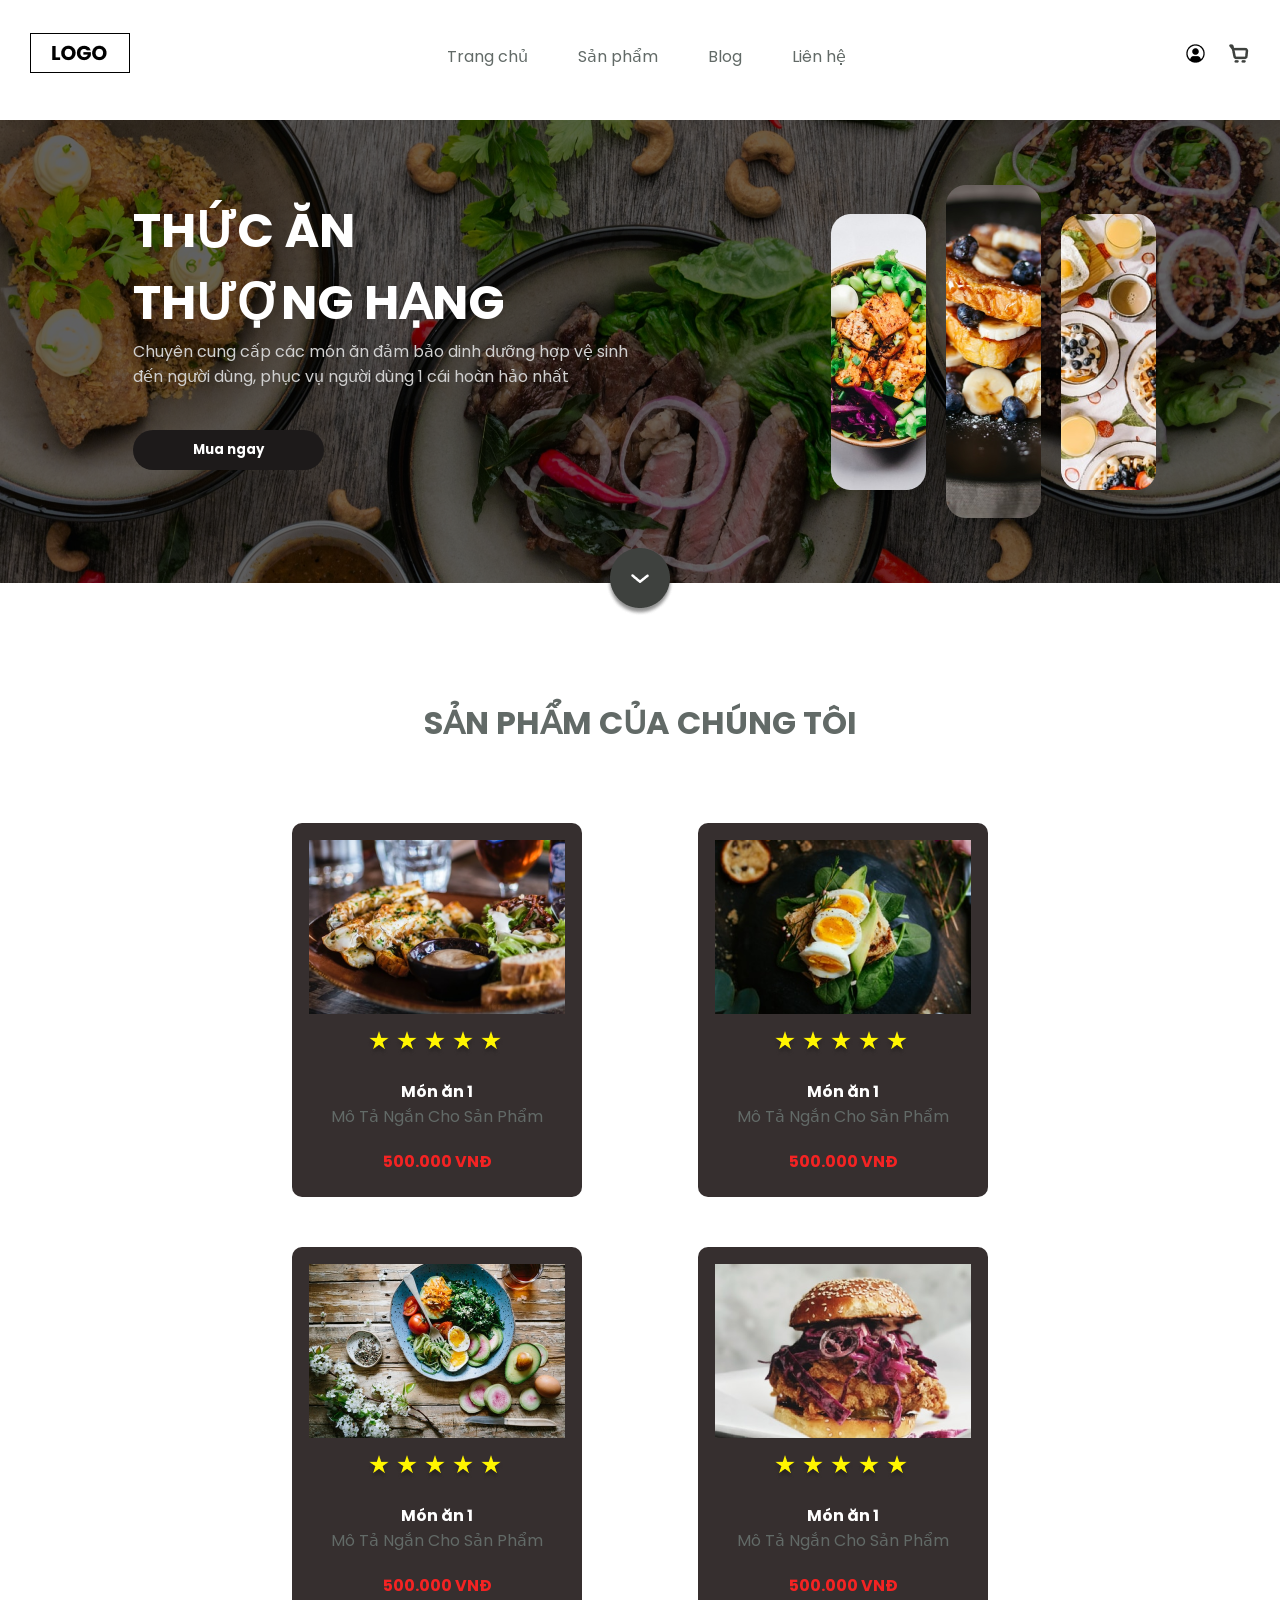
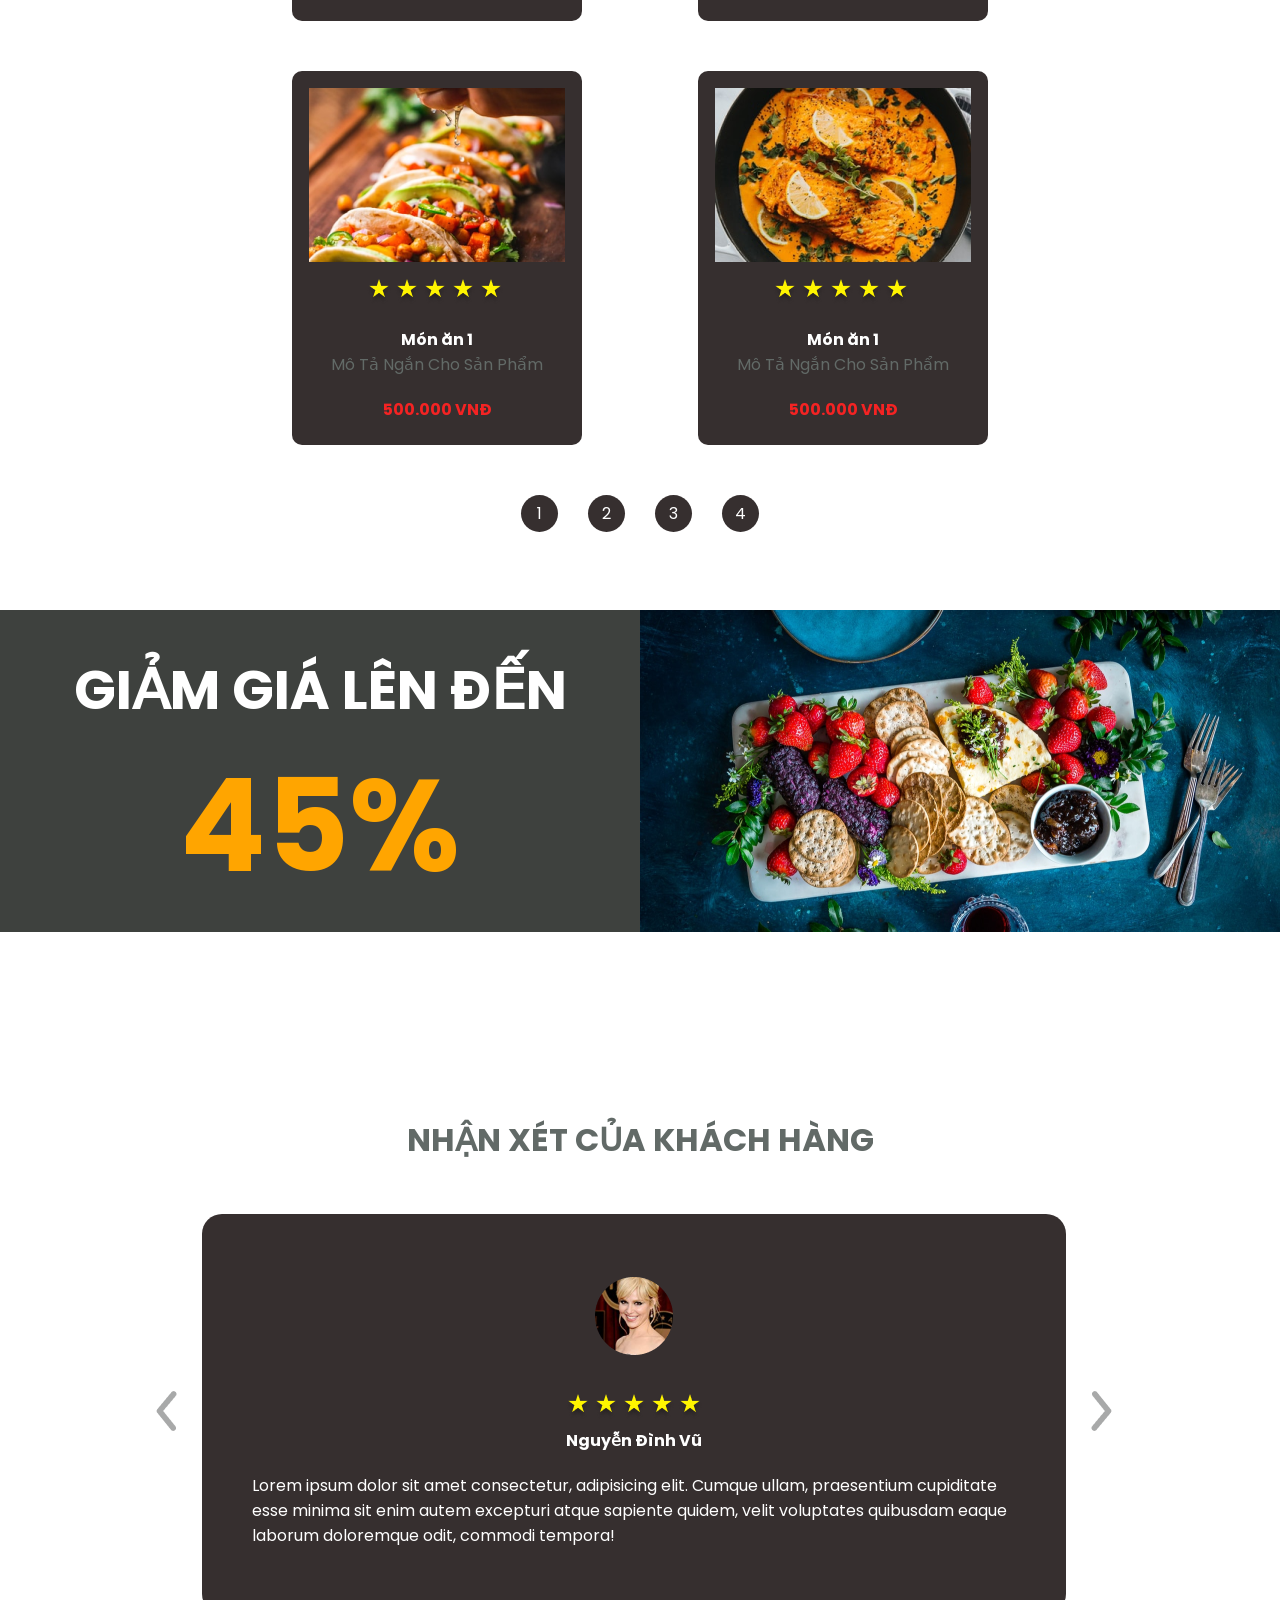
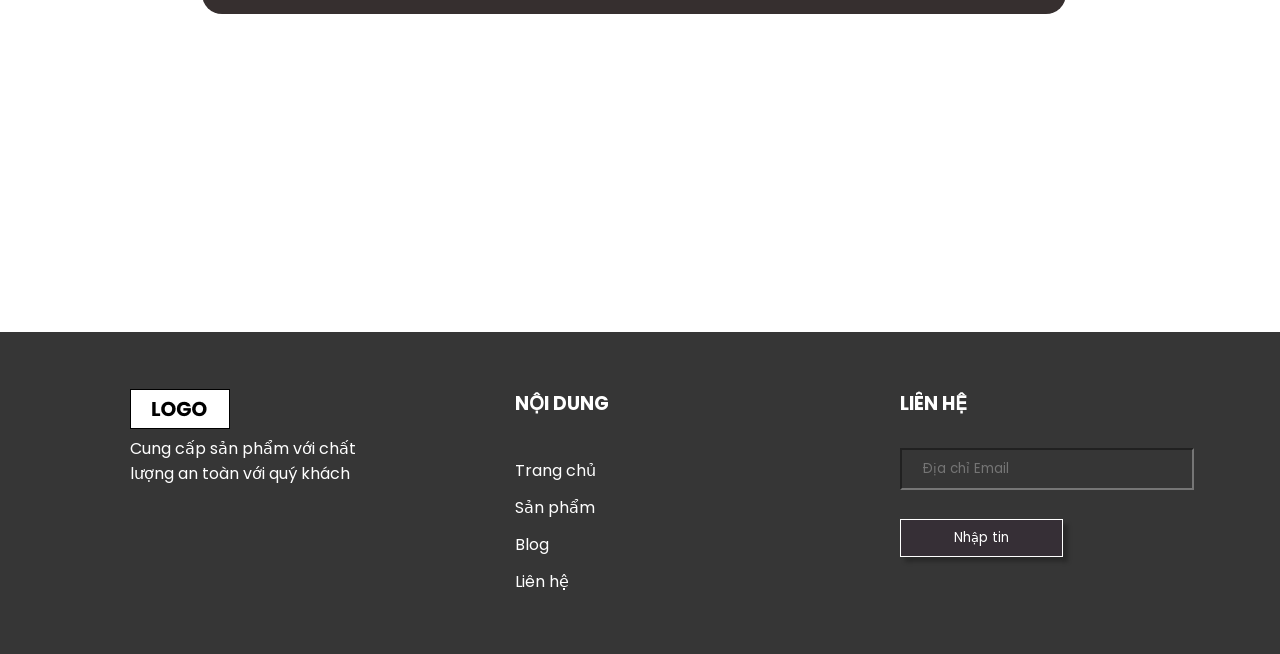
<file: index.html>
<!DOCTYPE html>
<html lang="en">
<head>
    <meta charset="UTF-8">
    <meta http-equiv="X-UA-Compatible" content="IE=edge">
    <meta name="viewport" content="width=device-width, initial-scale=1.0">
    <title>Document</title>
    <link rel="stylesheet" href="./style.css">
</head>
<body>
    <div id="wrapper">
        <div id="header">
            <a href="" class="logo">
                <img src="./assets/logo.png" alt="">
            </a>
            <div id="menu">
                <div class="item">
                    <a href="">Trang chủ</a>
                </div>
                <div class="item">
                    <a href="">Sản phẩm</a>
                </div>
                <div class="item">
                    <a href="">Blog</a>
                </div>
                <div class="item">
                    <a href="">Liên hệ</a>
                </div>
            </div>
            <div id="actions">
                <div class="item">
                    <img src="./assets/user.png" alt="">
                </div>
                <div class="item">
                    <img src="./assets/cart.png" alt="">
                </div>
            </div>
        </div>

        <div id="banner">
            <div class="box-left">
                <h2>
                    <span>THỨC ĂN</span>
                    <br>
                    <span>THƯỢNG HẠNG</span>
                </h2>
                <p>
                    Chuyên cung cấp các món ăn đảm bảo dinh dưỡng 
                    hợp vệ sinh đến người dùng, phục vụ người dùng 1 cái 
                    hoàn hảo nhất</p>
                <button>Mua ngay</button>
            </div>
            <div class="box-right">
                <img src="./assets/img_1.png" alt="">
                <img src="./assets/img_2.png" alt="">
                <img src="./assets/img_3.png" alt="">
            </div>
            <div class="to-bottom">
                <a href="">
                    <img src="./assets/to_bottom.png" alt="">
                </a>
            </div>
        </div>
        <div id="wp-products">
            <h2>SẢN PHẨM CỦA CHÚNG TÔI</h2>
            <ul id="list-products">
                <div class="item">
                    <img src="./assets/product_1.png" alt="">
                    <div class="stars">
                        <span>
                            <img src="./assets/star.png" alt="">
                        </span>
                        <span>
                            <img src="./assets/star.png" alt="">
                        </span>
                        <span>
                            <img src="./assets/star.png" alt="">
                        </span>
                        <span>
                            <img src="./assets/star.png" alt="">
                        </span>
                        <span>
                            <img src="./assets/star.png" alt="">
                        </span>
                    </div>

                    <div class="name">Món ăn 1</div>
                    <div class="desc">Mô Tả Ngắn Cho Sản Phẩm</div>
                    <div class="price">500.000 VNĐ</div>
                </div>

                <div class="item">
                    <img src="./assets/product_2.png" alt="">
                    <div class="stars">
                        <span>
                            <img src="./assets/star.png" alt="">
                        </span>
                        <span>
                            <img src="./assets/star.png" alt="">
                        </span>
                        <span>
                            <img src="./assets/star.png" alt="">
                        </span>
                        <span>
                            <img src="./assets/star.png" alt="">
                        </span>
                        <span>
                            <img src="./assets/star.png" alt="">
                        </span>
                    </div>

                    <div class="name">Món ăn 1</div>
                    <div class="desc">Mô Tả Ngắn Cho Sản Phẩm</div>
                    <div class="price">500.000 VNĐ</div>
                </div>

                <div class="item">
                    <img src="./assets/product_3.png" alt="">
                    <div class="stars">
                        <span>
                            <img src="./assets/star.png" alt="">
                        </span>
                        <span>
                            <img src="./assets/star.png" alt="">
                        </span>
                        <span>
                            <img src="./assets/star.png" alt="">
                        </span>
                        <span>
                            <img src="./assets/star.png" alt="">
                        </span>
                        <span>
                            <img src="./assets/star.png" alt="">
                        </span>
                    </div>

                    <div class="name">Món ăn 1</div>
                    <div class="desc">Mô Tả Ngắn Cho Sản Phẩm</div>
                    <div class="price">500.000 VNĐ</div>
                </div>

                <div class="item">
                    <img src="./assets/product_4.png" alt="">
                    <div class="stars">
                        <span>
                            <img src="./assets/star.png" alt="">
                        </span>
                        <span>
                            <img src="./assets/star.png" alt="">
                        </span>
                        <span>
                            <img src="./assets/star.png" alt="">
                        </span>
                        <span>
                            <img src="./assets/star.png" alt="">
                        </span>
                        <span>
                            <img src="./assets/star.png" alt="">
                        </span>
                    </div>

                    <div class="name">Món ăn 1</div>
                    <div class="desc">Mô Tả Ngắn Cho Sản Phẩm</div>
                    <div class="price">500.000 VNĐ</div>
                </div>

                <div class="item">
                    <img src="./assets/product_5.png" alt="">
                    <div class="stars">
                        <span>
                            <img src="./assets/star.png" alt="">
                        </span>
                        <span>
                            <img src="./assets/star.png" alt="">
                        </span>
                        <span>
                            <img src="./assets/star.png" alt="">
                        </span>
                        <span>
                            <img src="./assets/star.png" alt="">
                        </span>
                        <span>
                            <img src="./assets/star.png" alt="">
                        </span>
                    </div>

                    <div class="name">Món ăn 1</div>
                    <div class="desc">Mô Tả Ngắn Cho Sản Phẩm</div>
                    <div class="price">500.000 VNĐ</div>
                </div>

                <div class="item">
                    <img src="./assets/product_6.png" alt="">
                    <div class="stars">
                        <span>
                            <img src="./assets/star.png" alt="">
                        </span>
                        <span>
                            <img src="./assets/star.png" alt="">
                        </span>
                        <span>
                            <img src="./assets/star.png" alt="">
                        </span>
                        <span>
                            <img src="./assets/star.png" alt="">
                        </span>
                        <span>
                            <img src="./assets/star.png" alt="">
                        </span>
                    </div>

                    <div class="name">Món ăn 1</div>
                    <div class="desc">Mô Tả Ngắn Cho Sản Phẩm</div>
                    <div class="price">500.000 VNĐ</div>
                </div>
            </ul>
            <div class="list-page">
                <div class="item">
                    <a href="">1</a>
                </div>
                <div class="item">
                    <a href="">2</a>
                </div>
                <div class="item">
                    <a href="">3</a>
                </div>
                <div class="item">
                    <a href="">4</a>
                </div>
            </div>
        </div>

        <div id="saleoff">
            <div class="box-left">
                <h1>
                    <span>GIẢM GIÁ LÊN ĐẾN</span>
                    <span>45%</span>
                </h1>
            </div>
            <div class="box-right">

            </div>
        </div>

        <div id="comment">
            <h2>NHẬN XÉT CỦA KHÁCH HÀNG</h2>
            <div id="comment-body">
                <div class="prev">
                    <a href="#">
                        <img src="./assets/prev.png" alt="">
                    </a>
                </div>
                <ul id="list-comment">
                    <li class="item">
                        <div class="avatar">
                            <img src="./assets/avatar_1.png" alt="">
                        </div>
                        <div class="stars">
                            <span>
                                <img src="./assets/star.png" alt="">
                            </span>
                            <span>
                                <img src="./assets/star.png" alt="">
                            </span>
                            <span>
                                <img src="./assets/star.png" alt="">
                            </span>
                            <span>
                                <img src="./assets/star.png" alt="">
                            </span>
                            <span>
                                <img src="./assets/star.png" alt="">
                            </span>
                        </div>
                        <div class="name">Nguyễn Đình Vũ</div>
                        <div class="text">
                            <p>Lorem ipsum dolor sit amet consectetur, adipisicing elit.
                                Cumque ullam, praesentium cupiditate esse minima sit enim 
                                autem excepturi atque sapiente quidem, velit voluptates quibusdam eaque laborum doloremque odit, commodi tempora!</p>
                        </div>
                    </li>

                    <li class="item">
                        <div class="avatar">
                            <img src="./assets/avatar_1.png" alt="">
                        </div>
                        <div class="stars">
                            <span>
                                <img src="./assets/star.png" alt="">
                            </span>
                            <span>
                                <img src="./assets/star.png" alt="">
                            </span>
                            <span>
                                <img src="./assets/star.png" alt="">
                            </span>
                            <span>
                                <img src="./assets/star.png" alt="">
                            </span>
                            <span>
                                <img src="./assets/star.png" alt="">
                            </span>
                        </div>
                        <div class="name">Trần Ngọc Sơn</div>
                        <div class="text">
                            <p>Lorem ipsum dolor sit amet consectetur, adipisicing elit.
                                Cumque ullam, praesentium cupiditate esse minima sit enim 
                                autem excepturi atque sapiente quidem, velit voluptates quibusdam eaque laborum doloremque odit, commodi tempora!</p>
                        </div>
                    </li>

                    <li class="item">
                        <div class="avatar">
                            <img src="./assets/avatar_1.png" alt="">
                        </div>
                        <div class="stars">
                            <span>
                                <img src="./assets/star.png" alt="">
                            </span>
                            <span>
                                <img src="./assets/star.png" alt="">
                            </span>
                            <span>
                                <img src="./assets/star.png" alt="">
                            </span>
                            <span>
                                <img src="./assets/star.png" alt="">
                            </span>
                            <span>
                                <img src="./assets/star.png" alt="">
                            </span>
                        </div>
                        <div class="name">Nguyễn Trần Vi</div>
                        <div class="text">
                            <p>Lorem ipsum dolor sit amet consectetur, adipisicing elit.
                                Cumque ullam, praesentium cupiditate esse minima sit enim 
                                autem excepturi atque sapiente quidem, velit voluptates quibusdam eaque laborum doloremque odit, commodi tempora!</p>
                        </div>
                    </li>
                </ul>
                <div class="next">
                    <a href="#">
                        <img src="./assets/next.png" alt="">
                    </a>
                </div>
            </div>
        </div>

        <div id="footer">
            <div class="box">
                <div class="logo">
                    <img src="./assets/logo.png" alt="">
                </div>
                <p>Cung cấp sản phẩm với chất lượng an toàn với quý khách</p>
            </div>
            <div class="box">
                <h3>NỘI DUNG</h3>
                <ul class="quick-menu">
                    <div class="item">
                        <a href="">Trang chủ</a>
                    </div>
                    <div class="item">
                        <a href="">Sản phẩm</a>
                    </div>
                    <div class="item">
                        <a href="">Blog</a>
                    </div>
                    <div class="item">
                        <a href="">Liên hệ</a>
                    </div>
                </ul>
            </div>
            <div class="box">
                <h3>LIÊN HỆ</h3>
                <form action="">
                    <input type="text" placeholder="Địa chỉ Email">
                    <button>Nhập tin</button>
                </form>
            </div>
        </div>

    </div>

    <script src="./script.js">

    </script>
</body>
</html>
</file>
<file: style.css>
@import url('https://fonts.googleapis.com/css2?family=Poppins:ital,wght@0,400;0,500;0,600;1,200;1,400;1,500&display=swap');
*{
    padding: 0;
    margin: 0;
    box-sizing: border-box;
    font-family: 'Poppins',sans-serif;
    cursor: pointer;
}

#wrapper{
    width: 100%;
    height: 100vh;
}

#header{
    width: 100%;
    padding: 0px 30px;
    margin-top: 33px;
    display: flex;
    justify-content: space-between;
    align-items: center;
}

#menu{
    list-style: none;
    display: flex;
}

#menu .item{
    margin: 0px 25px;
}

#menu .item a{
    color: #626A67;
    text-decoration: none;
}

#actions{
    display: flex;
}

#actions .item{
    margin-left: 22px;
}





#banner{
    width: 100%;
    background-image: url("assets/banner.png");
    height: 463px;
    margin-top: 40px;
    display: flex;
    padding: 0px 133px;
    position: relative;
}

#banner .box-left,
#banner .box-right{
    width: 50%;
}

#banner .box-left  h2{
    font-size: 48px;
    margin-top: 75px;
    color: #fff;

}

#banner .box-left p{
    color: #D0D0D0;
}

#banner .box-left button{
    width: 191px;
    height: 40px;
    margin-top: 41px;
    background: #1d1a1a;
    border: none;
    outline: none;
    color: #fff;
    font-weight: bold;
    border-radius: 20px;
    transition: 0.4s;
}

#banner .box-left button:hover {
    background: orange;
}

#banner .box-right{
    padding-left: 200px;
    display: flex;
    justify-content: center;
    align-items: center;
}

#banner .box-right img{
    margin: 0px 10px;
    animation: animation 3s infinite linear;
}





#banner .box-right img:nth-child(1){
    animation-delay: 0.5s;
}

#banner .box-right img:nth-child(2){
    animation-delay: 1s;
}

@keyframes animation{
    0%{
        transform: translateY(0px);
    }
    50%{
        transform: translateY(-10px);
    }
    100%{
        transform: translateY(0px);
    }
}


.to-bottom{
    position: absolute;
    bottom: -40px;
    left: 50%;
    transform: translateX(-50%);
}




#wp-products {
    padding-top: 116px;
    padding-bottom: 78px;
    padding-left: 234px;
    padding-right: 234px;
}


#wp-products h2{
    text-align: center;
    margin-bottom: 76px;
    font-size: 32px;
    color: #626a67;
}

#list-products{
    display: flex;
    list-style: none;
    justify-content: space-around;
    align-items: center;
    flex-wrap: wrap;
}

#list-products .item{
    width: 290px;
    height: 374px;
    background: #362f2f;
    border-radius: 10px;
    margin-bottom: 50px;
}


#list-products .item img {
    display: block;
    margin: 0px auto;
    margin-top: 17px;
}

#list-products .item .stars{
    display: flex;
    margin: 0px auto;
    width: 50%;
}

#list-products .item .name {
    text-align: center;
    color: #fff;
    font-weight: bold;
    margin-top: 21px;
}


#list-products .item .desc{
    text-align: center;
    color: #626a67;
}

#list-products .item .price{
    text-align: center;
    color: #f42323;
    font-weight: bold;
    margin-top: 20px;
}

.list-page{
    width: 50%;
    margin: 0px auto;
}

.list-page {
    display: flex;
    list-style: none;
    justify-content: center;
    align-items: center;
}

.list-page .item{
    margin: 0px 15px;
    width: 37px;
    height: 37px;
    background: #362f2f;
    border-radius: 50%;
    display: flex;
    justify-content: center;
    align-items: center;
}

.list-page .item a{
    color: #fff;
    text-decoration: none;
}

#saleoff{
    width: 100%;
    display: flex;
    height: 322px;
}

#saleoff .box-left, #saleoff .box-right{
    width: 50%;
}

#saleoff .box-left{
    background: #3e413e;
    text-align: center;
    min-height: 322px;
}

#saleoff .box-left h1{
    padding-top: 38px;
}

#saleoff .box-left span:nth-child(1){
    color: #fff;
    font-size: 55px;
}

#saleoff .box-left span:nth-child(2){
    color: orange;
    font-size: 128px;
}


#saleoff .box-right{
    background-image: url("assets/off.png");
}

#comment {
    width: 1012px;
    height: 478px;
    margin: 0px auto;
    margin-top: 184px;
    margin-bottom: 50px;
}

#comment h2{
    text-align: center;
    margin-bottom: 50px;
    font-size: 32px;
    color: #626a67;
}

#comment-body{
    display: flex;
    justify-content: center;
    align-items: center;
    width: 1000px;
    height: 400px;
    list-style: none;
    overflow: hidden;
}

#list-comment{
    width: 100%;
    height: 100%;
    list-style: none;
    transition: 0.5s;
}

#list-comment .item{
    width: 100%;
    height: 100%;
    background: #362f2f;
    border-radius: 20px;
    padding-top: 50px;
}

#list-comment .item .avatar{
    text-align: center;
    margin-top: 13px;
}

#list-comment .item .stars{
    display: flex;
    margin: 0px auto;
    width: 50%;
    margin-top: 32px;
    justify-content: center;
    align-items: center;
}

#list-comment .item .name{
    text-align: center;
    font-weight: bold;
    color: white;
}

#list-comment .item .text{
    padding: 20px 50px;
    color: white;
}


#footer{
    width: 100%;
    background: rgb(0, 0, 0,0.79);
    height: 322px;
    margin-top: 338px;
    padding: 0px 63px;
    padding-top: 57px;
    display: flex;
    justify-content: space-around;
}

#footer .box{
    width: 250px;
    color: white;
}

#footer .box .quick-menu{
    margin-top: 40px;
}

#footer .box .quick-menu .item{
    margin-bottom: 12px;
}

#footer .box .quick-menu, .item a{
    color: white;
    text-decoration: none;
}

#footer .box form input{
    width: 294px;
    height: 42px;
    background: transparent;
    padding-left: 20px;
    color: #fff;
    margin-top: 30px;
}

#footer .box form button {
    background: #362f36;
    box-shadow: 5px 5px 4px rgb(0, 0, 0,0.25);
    width: 163px;
    height: 38px;
    margin-top: 29px;
    color: #fff;
    border: 1px solid #fff;
}
</file>
